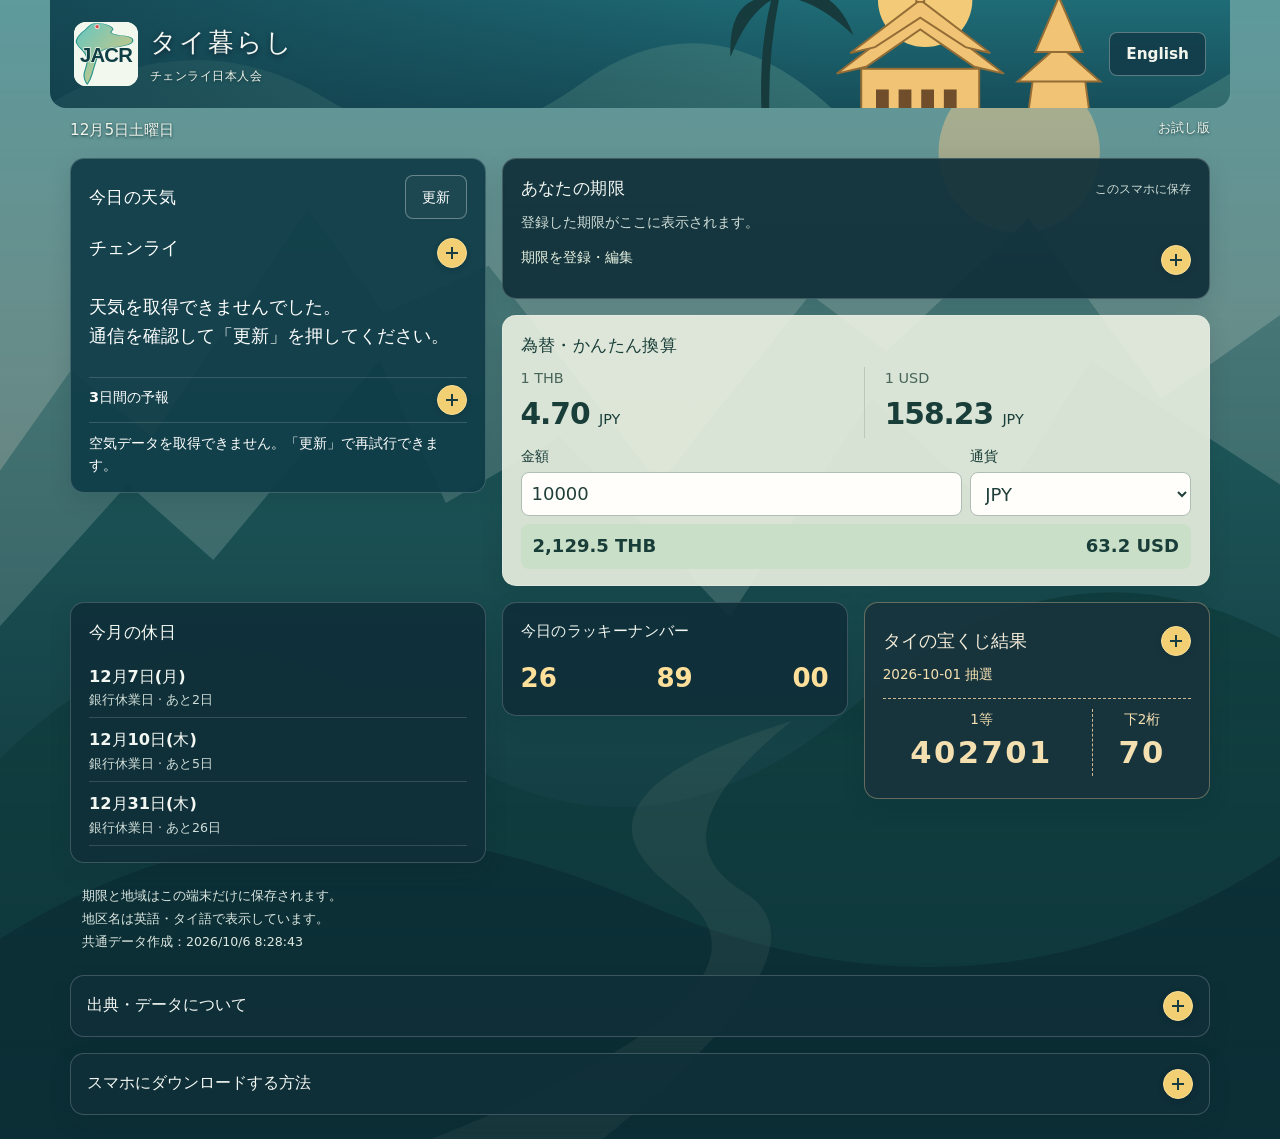
<file: docs - コピー/index.html>
<!doctype html><html lang="ja"><head><meta charset="utf-8"><meta name="viewport" content="width=device-width,initial-scale=1"><meta name="theme-color" content="#135d66"><meta name="description" content="タイの天気、為替、生活の期限を一画面で。日本語と英語に対応。"><title>タイ暮らし | チェンライ日本人会</title><link rel="manifest" href="manifest.webmanifest"><link rel="icon" href="icon-192.png"><link rel="apple-touch-icon" href="icon-192.png"><link rel="stylesheet" href="style.css?v=20261006-bangkok"></head><body><header class="thai-header"><div class="brand"><img src="jacr.svg" alt="チェンライ日本人会" width="48" height="48"><div><h1 id="brand">タイ暮らし</h1><span>チェンライ日本人会</span></div></div><button id="language" class="lang" aria-label="Switch language">English</button></header><main><div class="dayline"><span id="today"></span><span class="prototype" data-i="prototype">お試し版</span></div><section class="weather card"><div class="section-head"><span class="asset-icon asset-weather" aria-hidden="true"></span><h2 data-i="weather">今日の天気</h2><button id="refresh" class="small" data-i="refresh">更新</button></div><details class="location-settings"><summary id="location-heading">地域を変更</summary><div class="location"><label><span data-i="province">県</span><select id="province"></select></label><label><span data-i="district">地区（郡・区）</span><select id="district"></select></label></div></details><div id="weather-result" aria-live="polite"></div><details class="forecast-settings"><summary data-i="forecast">3日間の予報</summary><div id="forecast"></div><div id="air-source"></div></details><div id="air" aria-live="polite"></div><p class="source"><span data-i="model">予報モデルに基づく天気</span></p></section><section class="card deadlines"><div class="section-head"><span class="asset-icon asset-date" aria-hidden="true"></span><h2 data-i="deadlines">あなたの期限</h2><span class="chip" data-i="local">このスマホに保存</span></div><div id="deadline-list" aria-live="polite"></div><details class="deadline-settings"><summary id="deadline-edit-title">期限を登録・編集</summary><div id="deadline-editor"></div></details></section><section class="card exchange"><div class="section-head"><span class="asset-icon asset-fx" aria-hidden="true"></span><h2 data-i="exchange">為替・かんたん換算</h2><span class="sample" hidden data-i="sample">サンプル</span></div><div class="rategrid"><div><span>1 THB</span><strong id="rate-jpy">—</strong></div><div><span>1 USD</span><strong id="rate-thb">—</strong></div></div><div class="convert"><label><span data-i="amount">金額</span><input id="amount" type="number" min="0" step="any" value="10000" inputmode="decimal"></label><label><span data-i="currency">通貨</span><select id="currency"><option>THB</option><option selected>JPY</option><option>USD</option></select></label></div><div id="conversion" aria-live="polite"></div></section><section class="card holidays"><div class="section-head"><span class="asset-icon asset-holiday" aria-hidden="true"></span><h2 id="holiday-heading">タイの休日</h2></div><div id="holiday-list"></div></section><section class="card lucky"><div class="section-head"><span class="asset-icon asset-lucky" aria-hidden="true"></span><h2 data-i="lucky">今日のラッキーナンバー</h2><span class="sample" hidden data-i="sample">サンプル</span></div><div class="numbers" id="lucky-numbers">データ更新中…</div></section><details class="card guide lotto"><summary><span id="lotto-heading">タイの宝くじ結果</span><span id="lotto-summary" class="lotto-summary">結果を読み込み中…</span></summary><form id="lotto-check-form" class="ticket-check"><label for="lotto-ticket" id="lotto-ticket-label">自分の6桁の番号</label><input id="lotto-ticket" type="text" inputmode="numeric" autocomplete="off" maxlength="6" placeholder="例：012345"><button type="submit" id="lotto-check-button">番号を確認</button><p id="lotto-check-result" role="status" aria-live="polite"></p></form><div id="lotto-grid" class="lotto-grid"></div><details class="lotto-all"><summary id="lotto-all-title">2〜5等の番号をすべて見る</summary><div id="lotto-all-list"></div></details><p id="lotto-status" role="status" aria-live="polite"></p><button id="lotto-refresh" type="button">結果を更新</button><div class="lotto-links"><a id="lotto-pdf" hidden target="_blank" rel="noopener">公式結果PDF</a><a id="lotto-official" href="https://www.glo.or.th/" target="_blank" rel="noopener">公式サイトで最新結果を見る</a></div></details><footer><span data-i="privacy">期限と地域はこの端末だけに保存されます。</span><span data-i="regionnote">地区名は英語・タイ語で表示しています。</span><span id="daily-status" role="status" aria-live="polite">データ更新中…</span></footer><details class="card guide sources"><summary data-i="sources">出典・データについて</summary><ul><li>天気：<a href="https://open-meteo.com/" target="_blank" rel="noopener">Open-Meteo</a></li><li>PM2.5・AQI：<a href="https://open-meteo.com/en/docs/air-quality-api" target="_blank" rel="noopener">Open-Meteo / CAMS</a></li><li>為替：<a href="https://frankfurter.dev/" target="_blank" rel="noopener">Frankfurter / ECB</a></li><li>銀行休日：<a href="https://www.bot.or.th/en/financial-institutions-holiday.html" target="_blank" rel="noopener">Bank of Thailand</a></li><li>宝くじ結果：<a href="https://www.glo.or.th/" target="_blank" rel="noopener">Government Lottery Office (GLO)</a></li><li>地域データ：<a href="https://github.com/kongvut/thai-province-data" target="_blank" rel="noopener">Thai province data</a></li></ul></details><details class="card guide"><summary data-i="install">スマホにダウンロードする方法</summary><p data-i="installhelp">iPhone・iPad：Safariの共有ボタン →「ホーム画面に追加」。Android：Chromeのメニュー →「ホーム画面に追加」または「アプリをインストール」。</p></details></main><div id="toast" role="status"></div><script src="config.js"></script><script src="app.js?v=20261006-bangkok"></script><script type="module" src="lotto.mjs"></script></body></html>
</file>
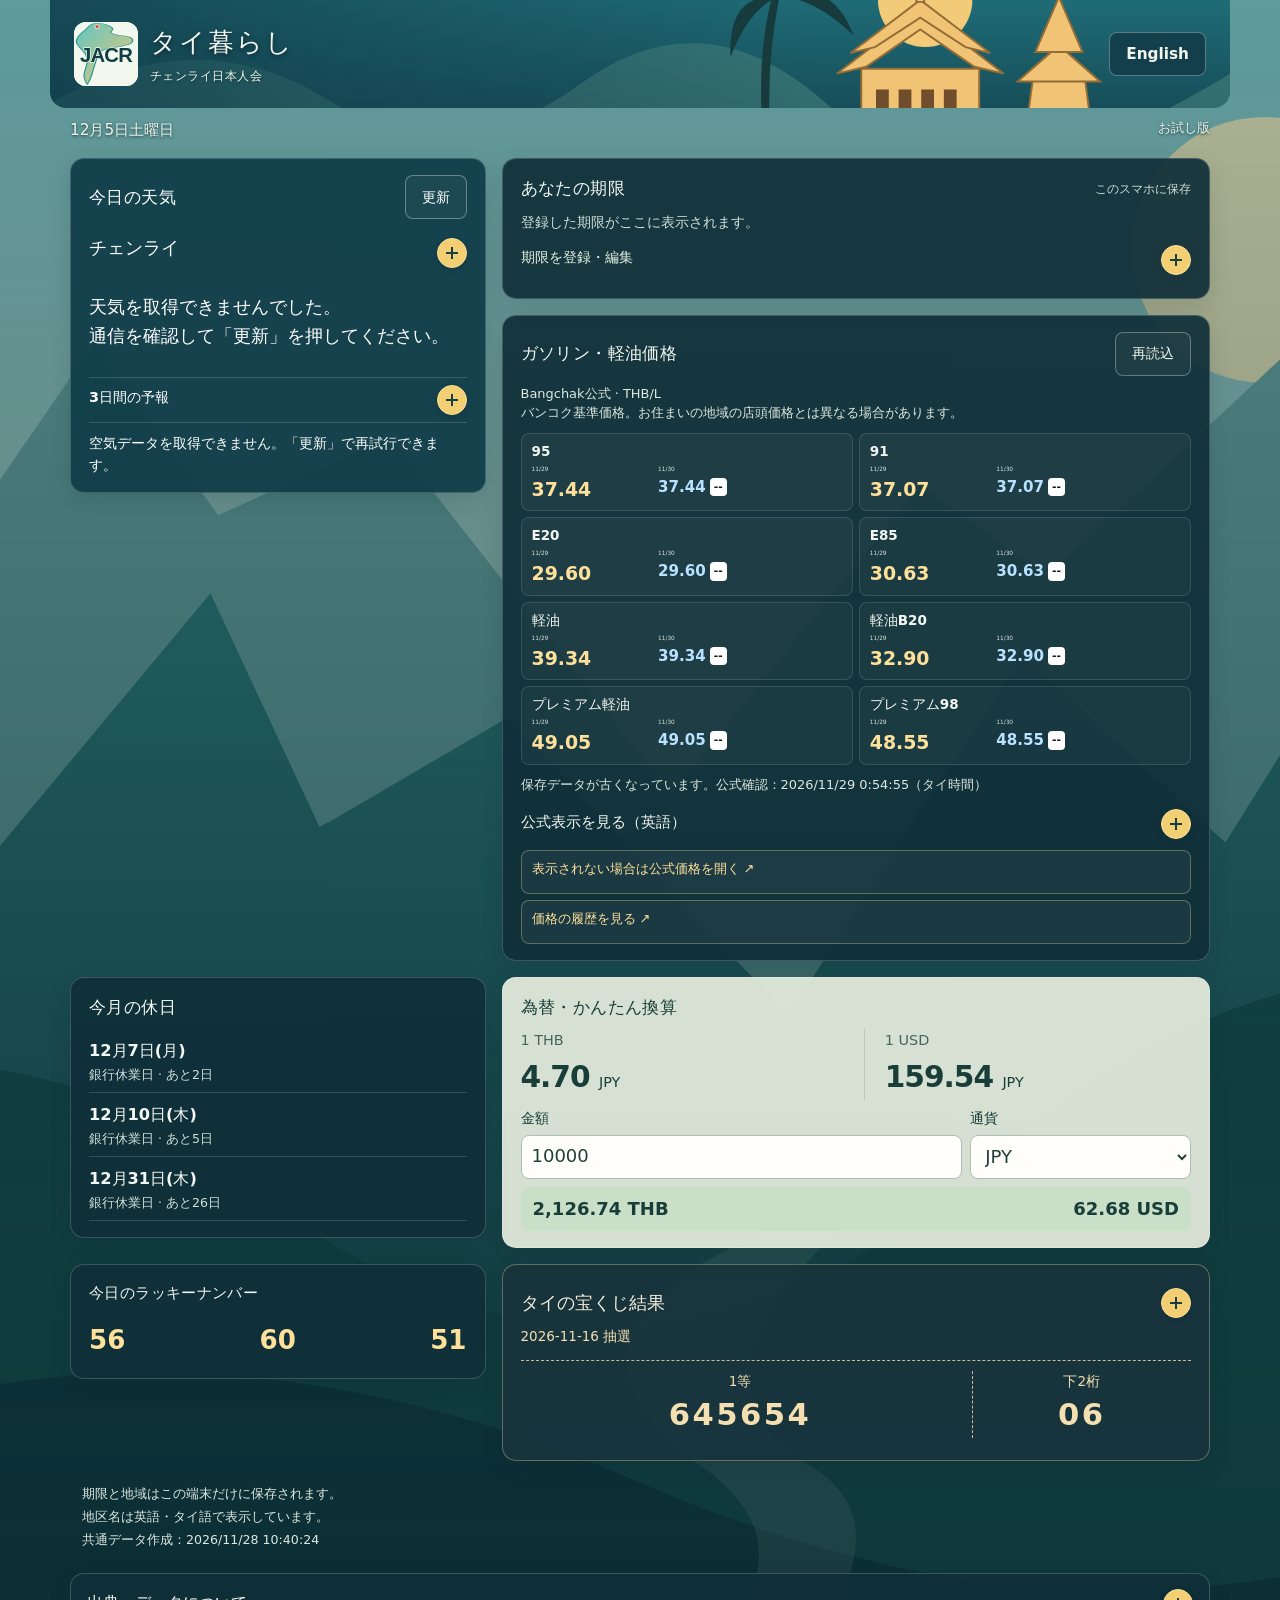
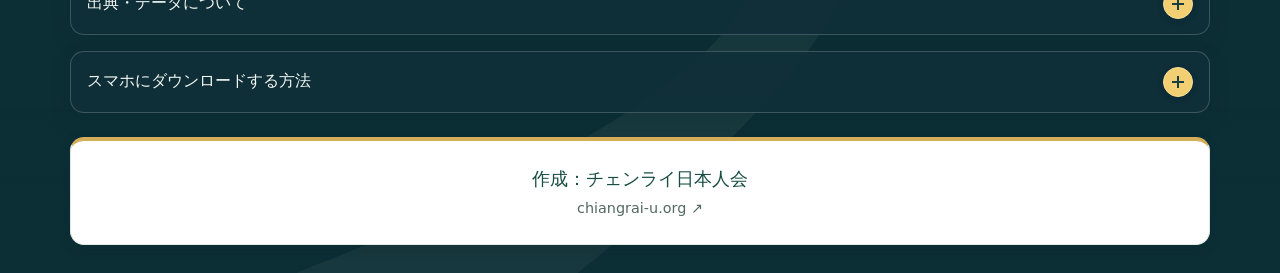
<file: docs/index.html>
<!doctype html><html lang="ja"><head><meta charset="utf-8"><meta name="viewport" content="width=device-width,initial-scale=1"><meta name="theme-color" content="#135d66"><meta name="description" content="タイの天気、為替、生活の期限を一画面で。日本語と英語に対応。"><title>タイ暮らし | チェンライ日本人会</title><link rel="manifest" href="manifest.webmanifest"><link rel="icon" href="icon-192.png"><link rel="apple-touch-icon" href="icon-192.png"><link rel="stylesheet" href="style.css?v=20261014-fuel-diff"></head><body><header class="thai-header"><div class="brand"><img src="jacr.svg" alt="チェンライ日本人会" width="48" height="48"><div><h1 id="brand">タイ暮らし</h1><span>チェンライ日本人会</span></div></div><button id="language" class="lang" aria-label="Switch language">English</button></header><main><div class="dayline"><span id="today"></span><span class="prototype" data-i="prototype">お試し版</span></div><section class="weather card"><div class="section-head"><span class="asset-icon asset-weather" aria-hidden="true"></span><h2 data-i="weather">今日の天気</h2><button id="refresh" class="small" data-i="refresh">更新</button></div><details class="location-settings"><summary id="location-heading">地域を変更</summary><div class="location"><label><span data-i="province">県</span><select id="province"></select></label><label><span data-i="district">地区（郡・区）</span><select id="district"></select></label></div></details><div id="weather-result" aria-live="polite"></div><details class="forecast-settings"><summary data-i="forecast">3日間の予報</summary><div id="forecast"></div><div id="air-source"></div></details><div id="air" aria-live="polite"></div><p class="source"><span data-i="model">予報モデルに基づく天気</span></p></section><section class="card deadlines"><div class="section-head"><span class="asset-icon asset-date" aria-hidden="true"></span><h2 data-i="deadlines">あなたの期限</h2><span class="chip" data-i="local">このスマホに保存</span></div><div id="deadline-list" aria-live="polite"></div><details class="deadline-settings"><summary id="deadline-edit-title">期限を登録・編集</summary><div id="deadline-editor"></div></details></section><section class="card fuel"><div class="section-head"><h2>ガソリン・軽油価格</h2><button id="fuel-refresh" type="button" class="small">再読込</button></div><p class="fuel-note">Bangchak公式 · THB/L<br>バンコク基準価格。お住まいの地域の店頭価格とは異なる場合があります。</p><div id="fuel-list" class="fuel-list"></div><p id="fuel-status" class="fuel-note" role="status"></p><details id="fuel-official"><summary>公式表示を見る（英語）</summary><iframe id="fuel-frame" title="Bangchak公式の燃料価格一覧" data-src="https://oil-price.bangchak.co.th/BcpOilPrice1/en" width="320" height="875" referrerpolicy="no-referrer"></iframe></details><p class="fuel-links"><a href="https://oil-price.bangchak.co.th/BcpOilPrice1/en" target="_blank" rel="noopener noreferrer">表示されない場合は公式価格を開く ↗</a><a href="https://www.bangchak.co.th/th/oilprice/historical" target="_blank" rel="noopener noreferrer">価格の履歴を見る ↗</a></p></section><section class="card exchange"><div class="section-head"><span class="asset-icon asset-fx" aria-hidden="true"></span><h2 data-i="exchange">為替・かんたん換算</h2><span class="sample" hidden data-i="sample">サンプル</span></div><div class="rategrid"><div><span>1 THB</span><strong id="rate-jpy">—</strong></div><div><span>1 USD</span><strong id="rate-thb">—</strong></div></div><div class="convert"><label><span data-i="amount">金額</span><input id="amount" type="number" min="0" step="any" value="10000" inputmode="decimal"></label><label><span data-i="currency">通貨</span><select id="currency"><option>THB</option><option selected>JPY</option><option>USD</option></select></label></div><div id="conversion" aria-live="polite"></div></section><section class="card holidays"><div class="section-head"><span class="asset-icon asset-holiday" aria-hidden="true"></span><h2 id="holiday-heading">タイの休日</h2></div><div id="holiday-list"></div></section><section class="card lucky"><div class="section-head"><span class="asset-icon asset-lucky" aria-hidden="true"></span><h2 data-i="lucky">今日のラッキーナンバー</h2><span class="sample" hidden data-i="sample">サンプル</span></div><div class="numbers" id="lucky-numbers">データ更新中…</div></section><details class="card guide lotto"><summary><span id="lotto-heading">タイの宝くじ結果</span><span id="lotto-summary" class="lotto-summary">結果を読み込み中…</span></summary><form id="lotto-check-form" class="ticket-check"><label for="lotto-ticket" id="lotto-ticket-label">自分の6桁の番号</label><input id="lotto-ticket" type="text" inputmode="numeric" autocomplete="off" maxlength="6" placeholder="例：012345"><button type="submit" id="lotto-check-button">番号を確認</button><p id="lotto-check-result" role="status" aria-live="polite"></p></form><div id="lotto-grid" class="lotto-grid"></div><details class="lotto-all"><summary id="lotto-all-title">2〜5等の番号をすべて見る</summary><div id="lotto-all-list"></div></details><p id="lotto-status" role="status" aria-live="polite"></p><button id="lotto-refresh" type="button">結果を更新</button><div class="lotto-links"><a id="lotto-pdf" hidden target="_blank" rel="noopener">公式結果PDF</a><a id="lotto-official" href="https://www.glo.or.th/" target="_blank" rel="noopener">公式サイトで最新結果を見る</a></div></details><footer><span data-i="privacy">期限と地域はこの端末だけに保存されます。</span><span data-i="regionnote">地区名は英語・タイ語で表示しています。</span><span id="daily-status" role="status" aria-live="polite">データ更新中…</span></footer><details class="card guide sources"><summary data-i="sources">出典・データについて</summary><ul><li>天気：<a href="https://open-meteo.com/" target="_blank" rel="noopener">Open-Meteo</a></li><li>PM2.5・AQI：<a href="https://open-meteo.com/en/docs/air-quality-api" target="_blank" rel="noopener">Open-Meteo / CAMS</a></li><li>為替：<a href="https://frankfurter.dev/" target="_blank" rel="noopener">Frankfurter / ECB</a></li><li>銀行休日：<a href="https://www.bot.or.th/en/financial-institutions-holiday.html" target="_blank" rel="noopener">Bank of Thailand</a></li><li>宝くじ結果：<a href="https://www.glo.or.th/" target="_blank" rel="noopener">Government Lottery Office (GLO)</a></li><li>地域データ：<a href="https://github.com/kongvut/thai-province-data" target="_blank" rel="noopener">Thai province data</a></li></ul></details><details class="card guide"><summary data-i="install">スマホにダウンロードする方法</summary><p data-i="installhelp">iPhone・iPad：Safariの共有ボタン →「ホーム画面に追加」。Android：Chromeのメニュー →「ホーム画面に追加」または「アプリをインストール」。</p></details><div class="creator-credit"><a href="https://chiangrai-u.org/" target="_blank" rel="noopener noreferrer">作成：チェンライ日本人会<span>chiangrai-u.org ↗</span></a></div></main><div id="toast" role="status"></div><script src="config.js"></script><script src="app.js?v=20261006-bangkok"></script><script type="module" src="lotto.mjs"></script><script src="fuel.js?v=20261014-reload"></script></body></html>
</file>
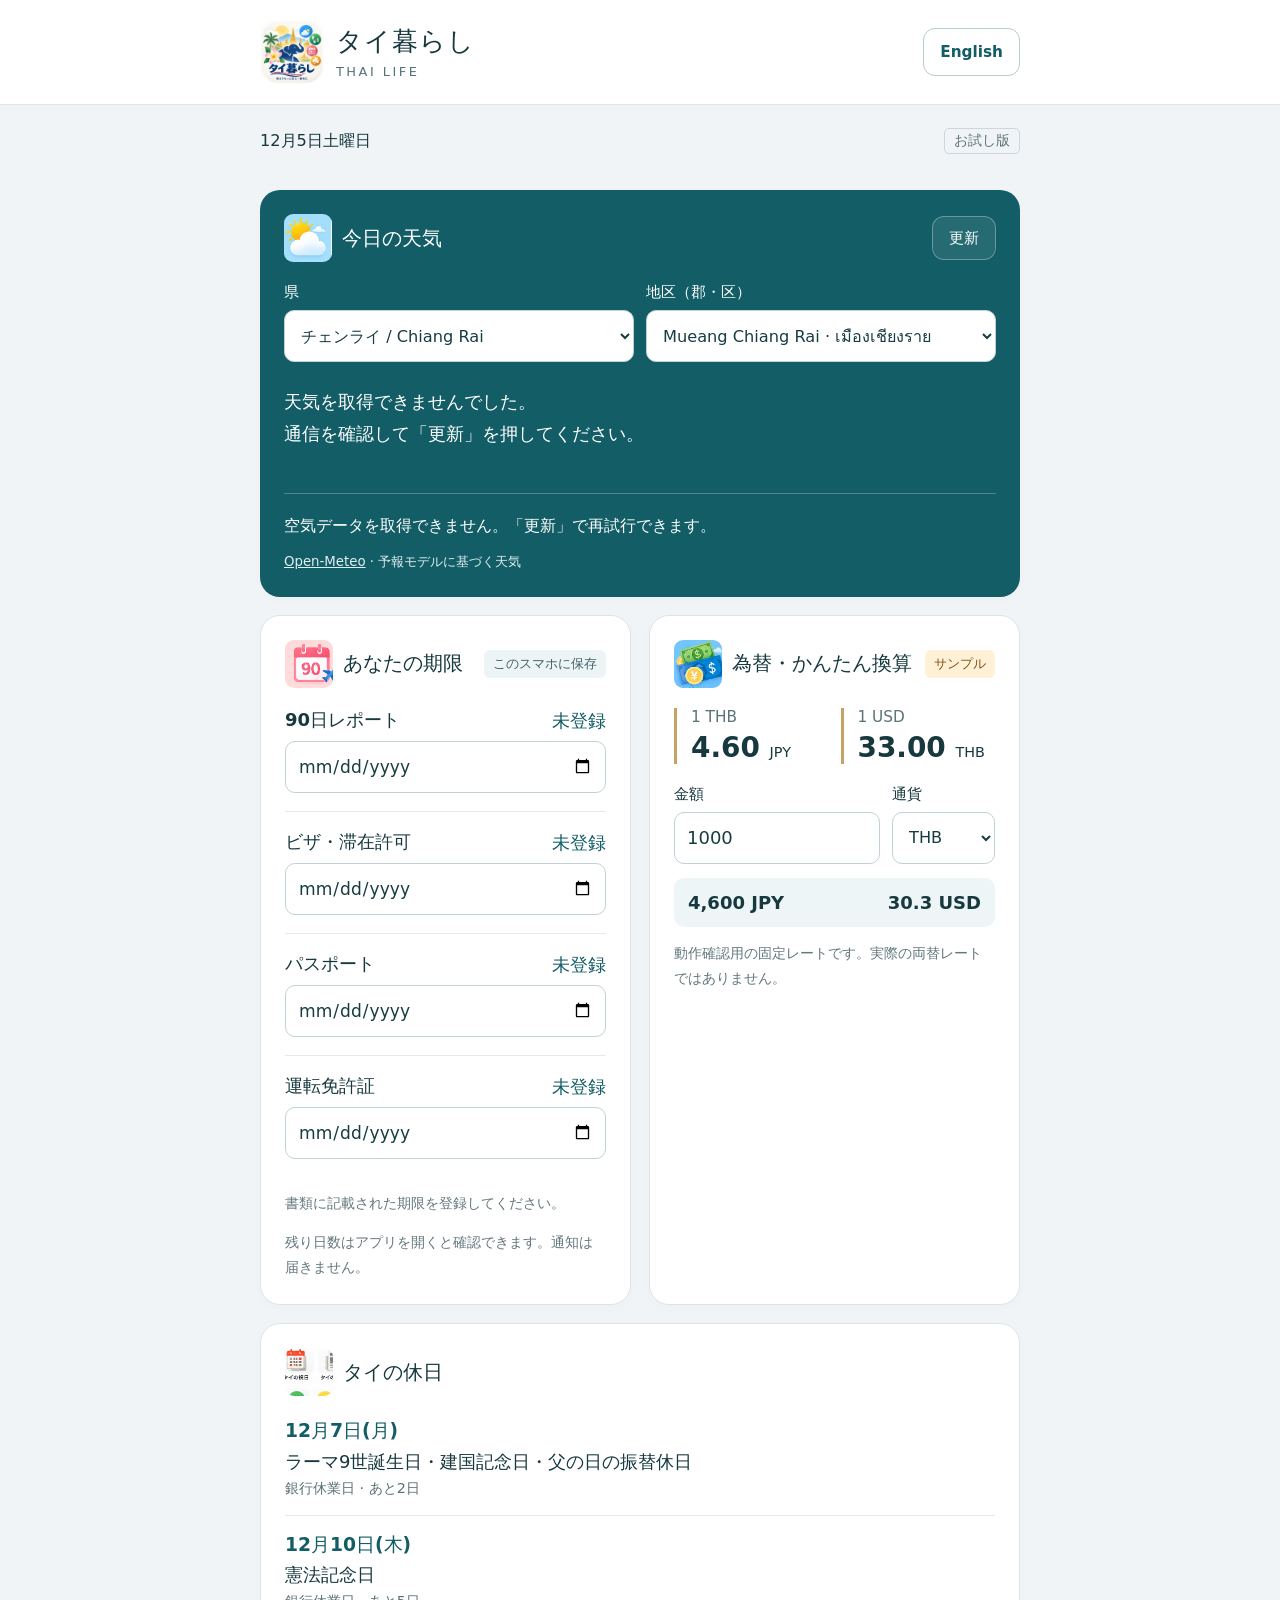
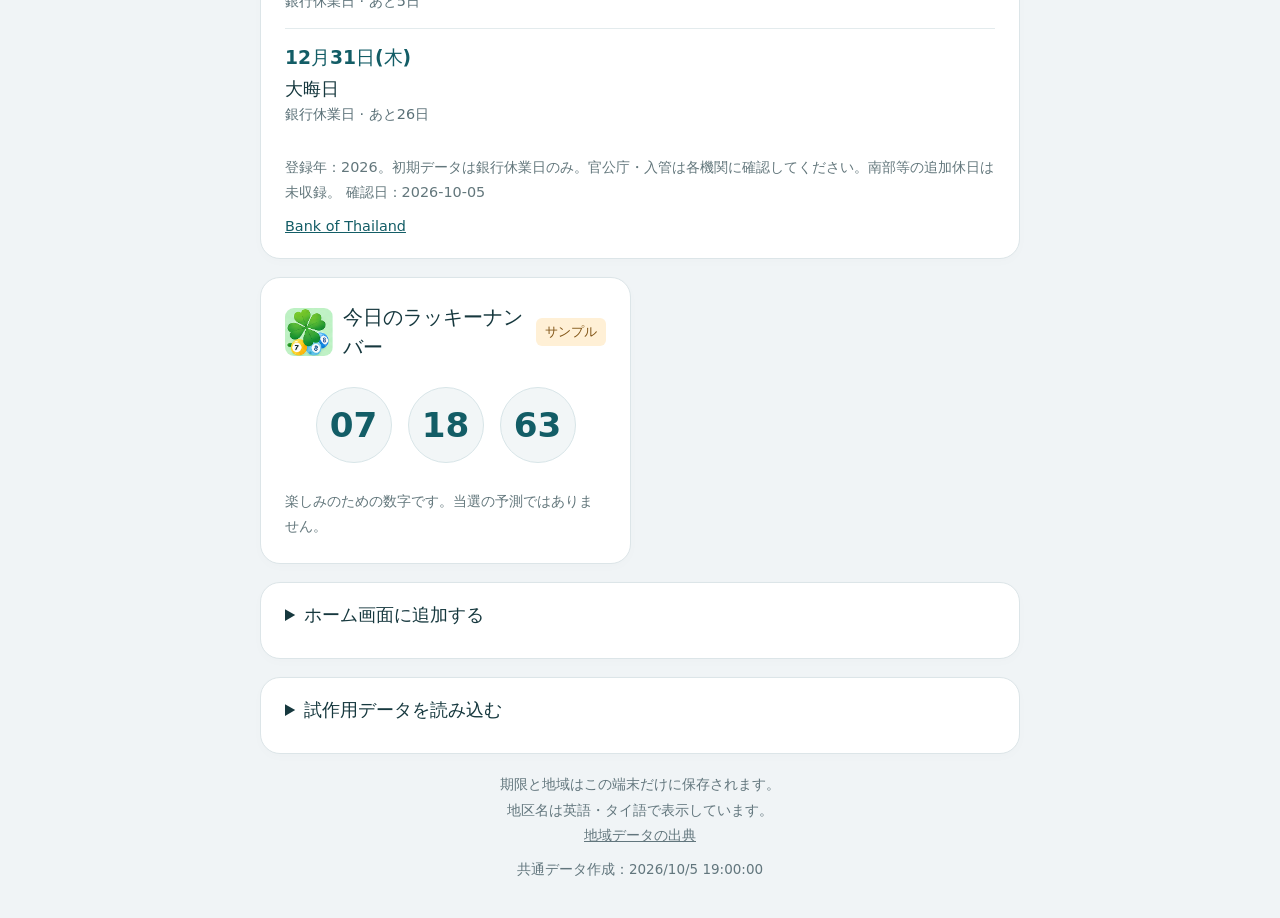
<file: pwa/index.html>
<!doctype html><html lang="ja"><head><meta charset="utf-8"><meta name="viewport" content="width=device-width,initial-scale=1"><meta name="theme-color" content="#135d66"><meta name="description" content="タイの天気、為替、生活の期限を一画面で。日本語と英語に対応。"><title>タイ暮らし | Thai Life</title><link rel="manifest" href="manifest.webmanifest"><link rel="icon" href="icon-192.png"><link rel="apple-touch-icon" href="icon-192.png"><link rel="stylesheet" href="style.css"></head><body><header><div class="brand"><img src="assets/logo.png" alt="" width="48" height="48"><div><h1 id="brand">タイ暮らし</h1><span>THAI LIFE</span></div></div><button id="language" class="lang" aria-label="Switch language">English</button></header><main><div class="dayline"><span id="today"></span><span class="prototype" data-i="prototype">お試し版</span></div><section class="weather card"><div class="section-head"><span class="asset-icon asset-weather" aria-hidden="true"></span><h2 data-i="weather">今日の天気</h2><button id="refresh" class="small" data-i="refresh">更新</button></div><div class="location"><label><span data-i="province">県</span><select id="province"></select></label><label><span data-i="district">地区（郡・区）</span><select id="district"></select></label></div><div id="weather-result" aria-live="polite"></div><div id="forecast"></div><div id="air" aria-live="polite"></div><p class="source"><a href="https://open-meteo.com/" target="_blank" rel="noopener">Open-Meteo</a> · <span data-i="model">予報モデルに基づく天気</span></p></section><section class="card deadlines"><div class="section-head"><span class="asset-icon asset-date" aria-hidden="true"></span><h2 data-i="deadlines">あなたの期限</h2><span class="chip" data-i="local">このスマホに保存</span></div><div id="deadline-list"></div><p class="hint" data-i="datehint">書類に記載された期限を登録してください。</p><p class="hint" data-i="notifyhint">残り日数はアプリを開くと確認できます。通知は届きません。</p></section><section class="card"><div class="section-head"><span class="asset-icon asset-fx" aria-hidden="true"></span><h2 data-i="exchange">為替・かんたん換算</h2><span class="sample" data-i="sample">サンプル</span></div><div class="rategrid"><div><span>1 THB</span><strong id="rate-jpy">4.60 <small>JPY</small></strong></div><div><span>1 USD</span><strong id="rate-thb">33.00 <small>THB</small></strong></div></div><div class="convert"><label><span data-i="amount">金額</span><input id="amount" type="number" min="0" step="any" value="1000" inputmode="decimal"></label><label><span data-i="currency">通貨</span><select id="currency"><option>THB</option><option>JPY</option><option>USD</option></select></label></div><div id="conversion" aria-live="polite"></div><p class="hint" data-i="fxhint">動作確認用の固定レートです。実際の両替レートではありません。</p></section><section class="card holidays"><div class="section-head"><span class="asset-icon asset-holiday" aria-hidden="true"></span><h2 id="holiday-heading">タイの休日</h2></div><div id="holiday-list"></div><p id="holiday-note" class="hint"></p><a class="holiday-source" href="https://www.bot.or.th/en/financial-institutions-holiday.html" target="_blank" rel="noopener">Bank of Thailand</a></section><section class="card lucky"><div class="section-head"><span class="asset-icon asset-lucky" aria-hidden="true"></span><h2 data-i="lucky">今日のラッキーナンバー</h2><span class="sample" data-i="sample">サンプル</span></div><div class="numbers" id="lucky-numbers"><span>07</span><span>18</span><span>63</span></div><p data-i="luckyhint" class="hint">楽しみのための数字です。当選の予測ではありません。</p></section><details class="card guide"><summary data-i="install">ホーム画面に追加する</summary><p data-i="installhelp">iPhone・iPad：Safariの共有ボタン →「ホーム画面に追加」。Android：Chromeのメニュー →「ホーム画面に追加」または「アプリをインストール」。</p></details><details class="card guide"><summary id="import-title">試作用データを読み込む</summary><p id="import-help">GASから書き出したdaily.jsonを選ぶと、この画面で試せます。再読み込みすると元のデータに戻ります。</p><label><span id="import-label">JSONファイル</span><input id="daily-import" type="file" accept=".json,application/json"></label><p id="import-result" class="hint" role="status"></p></details><footer><span data-i="privacy">期限と地域はこの端末だけに保存されます。</span><span data-i="regionnote">地区名は英語・タイ語で表示しています。</span><a href="https://github.com/kongvut/thai-province-data" target="_blank" rel="noopener" data-i="regionsource">地域データの出典</a><span id="daily-status"></span></footer></main><div id="toast" role="status"></div><script src="app.js"></script></body></html>
</file>
<file: docs - コピー/style.css>
:root{font-family:system-ui,-apple-system,'Noto Sans JP',sans-serif;font-size:18px;line-height:1.6;color:#213f3a;background:#f6f5ef;font-synthesis:none;--green:#174c43;--line:#d9dfd6;--muted:#596c64}
*{box-sizing:border-box}body{margin:0}button,input,select{font:inherit}button,summary{cursor:pointer}button{min-height:44px;padding:8px 16px;border:1px solid #aebeb4;border-radius:8px;background:transparent;color:var(--green);font-weight:650}button:hover{background:#e5ece5}button:disabled{opacity:.6;cursor:wait}button:focus-visible,input:focus-visible,select:focus-visible,summary:focus-visible,a:focus-visible{outline:3px solid #c48e30;outline-offset:4px}input,select{width:100%;min-height:48px;padding:8px 10px;border:1px solid #aebeb4;border-radius:8px;background:#fffefa;color:#213f3a;min-width:0}label{display:block;min-width:0}label>span{display:block;font-size:.85rem;margin-bottom:5px}[hidden]{display:none!important}
header{max-width:1180px;margin:auto;display:flex;align-items:center;justify-content:space-between;padding:22px 28px 14px;gap:16px}.brand{display:flex;align-items:center;gap:12px}.brand img{width:46px;height:46px;object-fit:contain}.brand h1{margin:0;font-size:1.45rem;letter-spacing:.08em}.brand span{display:block;font-size:.65rem;letter-spacing:.23em;color:var(--muted)}.lang{font-size:.85rem}main{max-width:1180px;margin:auto;padding:0 28px 24px}.dayline{display:flex;justify-content:space-between;margin-bottom:20px;color:var(--muted);font-size:.9rem}.prototype{font-size:.7rem}.card{min-width:0;margin:0 0 24px;padding:20px 0;border:0;border-top:1px solid var(--line);background:transparent;box-shadow:none;border-radius:0}.section-head{display:flex;align-items:center;flex-wrap:wrap;gap:8px;margin-bottom:14px}.section-head h2{flex:1;margin:0;font-size:1rem;font-weight:650;letter-spacing:.025em}.asset-icon{display:none}.chip,.sample{font-size:.7rem;color:var(--muted)}.small{font-size:.8rem;min-height:44px}.hint,.source{font-size:.8rem;color:var(--muted)}
.weather{padding:22px 24px;background:var(--green);background:linear-gradient(120deg,#174c43,#27665b);border:0;border-radius:16px;color:#fff}.weather .section-head{margin-bottom:12px}.weather .small{color:white;border-color:#ffffff55}.weather button:hover{background:#ffffff18}.location{display:grid;grid-template-columns:1fr 1fr;gap:10px}.location label>span{font-size:.7rem;color:#deebe4}.weather select{min-height:44px;background:#ffffff12;color:white;border-color:#ffffff50;font-size:.8rem}.weather option{background:#fff;color:#213f3a}.weather-display{display:flex;align-items:center;justify-content:space-between;padding:18px 0 14px;gap:16px}.temperature{font-size:4rem;font-weight:550;letter-spacing:-.06em;line-height:1.05}.temperature small{font-size:1.7rem;vertical-align:top;letter-spacing:0}.weather-icon{font-size:3rem}.weather-meta{font-size:.8rem;margin-top:6px;color:#edf4ef}.weather-status{padding:18px 0}.weather-status p{margin:0}#forecast{display:grid;grid-template-columns:repeat(3,1fr);gap:0}.forecast-day{border-top:1px solid #ffffff40;text-align:center;padding:10px 4px;font-size:.8rem}.forecast-day+.forecast-day{border-left:1px solid #ffffff25}.forecast-day b{display:block;font-size:1rem}.forecast-day span{font-size:.7rem}#air{border-top:1px solid #ffffff40;padding-top:12px;margin-top:4px;font-size:.8rem;line-height:1.5}.air-title{display:inline;font-weight:650}.air-values{display:inline;margin-left:10px;font-size:.95rem}.aqi{display:inline-block;border-radius:4px;margin:8px 8px 0 0;padding:3px 9px;background:#fff;color:#143d35;font-weight:650}.aqi-0{background:#bde9c7}.aqi-1{background:#ffed98;color:#554109}.aqi-2{background:#ffc78c;color:#65340a}.aqi-3{background:#ffd0cc;color:#84251d}.aqi-4,.aqi-5{background:#eed6f5;color:#5f1e6d}.weather .source{color:#dce9e2;margin:8px 0 0;font-size:.7rem}
.deadline-empty{font-size:.9rem;color:var(--muted);margin:12px 0 18px}.deadline-row{display:grid;grid-template-columns:1fr auto;align-items:center;gap:0 12px;padding:12px 0;border-bottom:1px solid var(--line)}.deadline-row:first-child{padding-top:0}.deadline-name{font-size:.95rem;font-weight:550}.count{font-size:.85rem;text-align:right;grid-column:2;grid-row:1/3;white-space:nowrap}.count strong{font-size:1.9rem;line-height:1.1;margin:0 4px;font-weight:650;font-variant-numeric:tabular-nums}.count.danger{color:#aa392c}.deadline-row time{font-size:.75rem;color:var(--muted)}.deadline-settings{margin-top:12px}#deadline-editor{display:grid;gap:12px;padding:12px 0}#deadline-editor label>span{font-weight:550}.deadline-settings summary{font-size:.85rem;color:var(--green)}
.rategrid{display:grid;grid-template-columns:1fr 1fr;gap:16px;margin:0 0 16px}.rategrid>div+div{border-left:1px solid var(--line);padding-left:20px}.rategrid span{display:block;font-size:.8rem;color:var(--muted)}.rategrid strong{display:block;font-size:2rem;letter-spacing:-.035em;font-weight:600;font-variant-numeric:tabular-nums}.rategrid small{font-size:.8rem;font-weight:500;letter-spacing:0}.convert{display:grid;grid-template-columns:2fr 1fr;gap:12px}.convert label>span{font-size:.75rem}#conversion{display:flex;justify-content:space-between;flex-wrap:wrap;gap:8px;margin-top:12px;padding:14px 16px;background:#e3ece1;border-radius:8px;font-size:1.1rem;font-weight:650;font-variant-numeric:tabular-nums}.holiday-row{display:flex;align-items:baseline;justify-content:space-between;gap:12px;padding:12px 0;border-bottom:1px solid var(--line)}.holiday-row strong{font-size:1.05rem;font-weight:600;white-space:nowrap}.holiday-row span{font-size:.8rem;color:var(--muted);text-align:right}
.lucky{display:flex;align-items:center;justify-content:space-between;gap:16px}.lucky .section-head{margin:0}.lucky .section-head h2{font-size:.9rem}.numbers{display:flex;gap:12px;white-space:nowrap}.numbers span{font-size:1.55rem;font-weight:600;font-variant-numeric:tabular-nums;color:#775b2b}.numbers span+span::before{content:'·';color:#a79572;margin-right:12px}
summary{position:relative;list-style:none;min-height:44px;padding:8px 42px 8px 0;font-weight:600}summary::-webkit-details-marker{display:none}summary::after{content:'';position:absolute;right:0;top:50%;transform:translateY(-50%);width:28px;height:28px;border:1px solid #b6c5b9;border-radius:50%;background:linear-gradient(#244f4c,#244f4c) center/12px 2px no-repeat,linear-gradient(#244f4c,#244f4c) center/2px 12px no-repeat}details[open]>summary::after{background:linear-gradient(#244f4c,#244f4c) center/12px 2px no-repeat}.guide{padding:10px 0;font-size:.9rem}.guide p{line-height:1.8}.lotto{border:1px solid #d9c8a7;background:#faf6ea;border-radius:12px;padding:16px 20px;align-self:start}.lotto>summary{padding:0}.lotto>summary::after{top:22px}#lotto-heading{display:block;padding:8px 40px 8px 0;font-size:1rem}.lotto-summary{display:block;font-weight:400}.lotto-draw-date{display:block;color:#725f40;font-size:.75rem;margin-bottom:12px}.lotto-highlights{display:grid;grid-template-columns:2fr 1fr;gap:12px;padding:10px 0 6px;border-top:1px dashed #cfba94}.lotto-highlight{display:flex;flex-direction:column;align-items:center;color:#674b22}.lotto-highlight+.lotto-highlight{border-left:1px dashed #cfba94}.lotto-highlight>span{font-size:.75rem}.lotto-highlight strong{font-size:clamp(1.5rem,4vw,2rem);letter-spacing:.08em;line-height:1.5;font-variant-numeric:tabular-nums}.ticket-check{margin:20px 0;padding-top:16px;border-top:1px dashed #cfba94}.ticket-check input{font-size:1.4rem;letter-spacing:.15em;margin:10px 0}.ticket-check button{width:100%;background:var(--green);color:white}.ticket-check p{font-size:.9rem}.lotto-grid{display:grid;grid-template-columns:repeat(auto-fit,minmax(170px,1fr));gap:12px}.lotto-grid>div{padding:12px;background:#fffdf6;border:1px solid #e5dbc4;border-radius:8px}.lotto-grid span,.lotto-grid strong{display:block}.lotto-grid span{font-size:.8rem}.lotto-grid strong{font-size:1.25rem;overflow-wrap:anywhere;font-variant-numeric:tabular-nums}.lotto-all{margin-top:16px}.lotto-number-list{display:grid;grid-template-columns:repeat(auto-fit,minmax(92px,1fr));gap:8px}.lotto-number-list span{padding:6px;background:#fffdf6;text-align:center;font-variant-numeric:tabular-nums}.lotto-links{display:flex;gap:16px;flex-wrap:wrap}.lotto-links a,.sources a{display:inline-block;min-height:44px;padding:10px 0;color:var(--green)}.sources ul{padding-left:22px;margin:8px 0}.sources li{font-size:.85rem}footer{font-size:.7rem;color:var(--muted);line-height:1.8;padding:8px 0}footer span{display:block}footer a{color:inherit}#toast{position:fixed;bottom:20px;left:50%;transform:translateX(-50%);background:#173e45;color:white;border-radius:8px;padding:12px 20px;display:none;max-width:90%;z-index:2;font-size:.85rem}
@media(min-width:900px){main{display:grid;grid-template-columns:1.1fr 1fr;column-gap:36px;row-gap:0;align-items:start}.dayline{grid-column:1/-1}.weather{grid-column:1;grid-row:2/4}.deadlines{grid-column:2;grid-row:2}.holidays{grid-column:2;grid-row:3}.exchange{grid-column:1;grid-row:4}.lotto{grid-column:2;grid-row:4/6}.lucky{grid-column:1;grid-row:5}.guide:not(.lotto),footer{grid-column:1/-1}.card{margin-bottom:20px}.weather .section-head h2{font-size:1.1rem}}
@media(max-width:599px){header{padding:16px 18px 10px}main{padding:0 18px 20px}.card{margin-bottom:16px;padding-top:16px}.weather{padding:18px}.brand h1{font-size:1.25rem}.brand img{width:40px;height:40px}.dayline{margin-bottom:14px}.location{grid-template-columns:1fr 1fr}.weather select{font-size:.75rem;padding:6px}.temperature{font-size:3.6rem}.lotto{padding:14px 16px}.lucky{gap:10px}.numbers{gap:8px}.numbers span{font-size:1.4rem}.numbers span+span::before{margin-right:8px}.rategrid strong{font-size:1.8rem}.holiday-row span{font-size:.75rem}.chip{font-size:.65rem}}
@media(prefers-reduced-motion:no-preference){button{transition:background-color .15s}details[open]>:not(summary){animation:reveal .18s ease-out}@keyframes reveal{from{opacity:0;transform:translateY(-3px)}to{opacity:1;transform:none}}}
@media(prefers-reduced-motion:reduce){*,*::before,*::after{animation:none!important;transition:none!important;scroll-behavior:auto!important}}
/* First-view dashboard: scenic backdrop, concise information panels. */
:root{background:#123e41;color:#f3f7f2;--green:#e3f1e7;--muted:#cfddd7;--line:#ffffff26}
body{min-height:100vh;background:linear-gradient(#103d4140,#0c2c35b8),url('assets/landscape.svg') center top/cover scroll}
header{padding:14px 20px 8px}.brand h1{font-size:1.2rem}.brand img{width:36px;height:36px}.brand span{font-size:.6rem}main{padding:0 20px 24px;display:grid;grid-template-columns:1fr 1fr;gap:12px;align-items:start}.dayline{grid-column:1/-1;margin:0;font-size:.85rem}.card{margin:0;padding:14px 16px;background:#102f39eb;border:1px solid #ffffff30;border-radius:14px;box-shadow:0 8px 22px #071d2920;grid-row:auto;grid-column:auto}.section-head{margin-bottom:8px}.section-head h2,.weather .section-head h2{font-size:.95rem}.weather{grid-column:1/-1;display:grid;grid-template-columns:1fr 1fr;gap:0 14px;background:#103d48ed}.weather .section-head{grid-column:1/-1}.weather-display{padding:8px 0;gap:8px}.temperature{font-size:3.2rem}.weather-icon{font-size:2rem}.weather-meta{font-size:.8rem}.weather-meta:last-child{font-size:.7rem}.location-settings{grid-column:1/-1}.location-settings summary{padding-top:3px;padding-bottom:3px;min-height:44px}.location{padding:8px 0}.location-settings[open] .location{grid-template-columns:1fr 1fr}#weather-result{grid-column:1}#air{grid-column:2;grid-row:3;border:0;padding:10px 0 0;margin:0}.air-title,.air-values{display:block;margin:0}.air-values{font-size:.85rem;margin:4px 0}.aqi{margin-top:4px}.weather .source{font-size:.65rem}.weather>p.source{display:none}.forecast-settings{grid-column:1/-1;border-top:1px solid #ffffff26;margin-top:8px}.forecast-settings summary{font-size:.8rem}.forecast-day{border-top:0}
button{color:#f1f5ec;border-color:#ffffff50;background:#ffffff09}button:hover{background:#ffffff20}summary::after{border-color:#ffffff55;background:linear-gradient(#e8f3ec,#e8f3ec) center/12px 2px no-repeat,linear-gradient(#e8f3ec,#e8f3ec) center/2px 12px no-repeat}details[open]>summary::after{background:linear-gradient(#e8f3ec,#e8f3ec) center/12px 2px no-repeat}.deadline-settings summary{color:#e6f1df}.deadlines{grid-column:1/-1}.deadline-row{padding:8px 0}.deadline-empty{margin:4px 0;font-size:.8rem}.count.danger{color:#ffb3a0}.deadline-settings{margin-top:4px}.deadline-settings summary{font-size:.8rem}.exchange{grid-column:1/-1;background:#e8eedfeb;color:#193e39}.exchange .rategrid span{color:#48655a}.exchange .rategrid{margin:0 0 8px}.exchange .rategrid strong{font-size:1.65rem}.exchange .rategrid>div+div{border-color:#bac9ba}.convert{gap:8px}.convert input,.convert select{min-height:44px;padding:6px 10px}#conversion{margin-top:8px;padding:8px 12px;background:#cadfc7;color:#193e39;font-size:1rem}.holidays{grid-column:1}.holiday-row{display:block;padding:7px 0}.holiday-row strong{font-size:.9rem}.holiday-row span{display:block;text-align:left;font-size:.7rem}.lucky{grid-column:2;display:block}.lucky .section-head h2{font-size:.85rem}.numbers{justify-content:space-between;gap:4px;margin-top:14px}.numbers span{font-size:1.45rem;color:#ffe09a}.numbers span+span::before{content:none}.lotto{grid-column:1/-1;background:#18343eea;color:#f5edda;border-color:#d7c29166}.lotto-draw-date,.lotto-highlight{color:#f4dfb0}.lotto-grid>div,.lotto-number-list span{background:#ffffff0c;border-color:#ffffff30}.lotto-highlight strong{font-size:1.7rem}.ticket-check button{background:#e5ce94;color:#253e37}.guide:not(.lotto),footer{grid-column:1/-1}.guide:not(.lotto){padding:8px 16px}.lotto-links a,.sources a{color:#dbeddd}footer{padding:6px 12px;color:#dce7e1}.brand span,.dayline{color:#f0f5eb;text-shadow:0 1px 3px #163a40}.chip{font-size:.65rem}
@media(min-width:800px){main{grid-template-columns:1.2fr 1fr 1fr;gap:16px}.weather{grid-column:1;grid-row:2/4}.deadlines{grid-column:2/4;grid-row:2}.exchange{grid-column:2/4;grid-row:3}.holidays{grid-column:1}.lucky{grid-column:2}.lotto{grid-column:3;grid-row:4}.guide:not(.lotto),footer{grid-column:1/-1}.card{padding:16px 18px}.weather{display:block}.weather .section-head{display:flex}#air{border-top:1px solid #ffffff26}.weather-display{padding:12px 0}.temperature{font-size:3.8rem}}
@media(max-width:599px){header{padding:12px 12px 8px}main{padding:0 12px 20px;gap:10px}.card{padding:12px}.weather .section-head{margin-bottom:0}.weather .source{line-height:1.4}.brand h1{font-size:1.15rem}.temperature{font-size:2.8rem}.weather-icon{font-size:1.6rem}.section-head h2{font-size:.9rem}.lotto{padding:12px 16px}}
@media(max-width:359px){main{grid-template-columns:1fr}.holidays,.lucky{grid-column:1}.weather{display:block}.weather-display{justify-content:flex-start}.weather-icon{margin-left:auto}.numbers{justify-content:flex-start;gap:18px}}
.thai-header{position:relative;min-height:108px;background:linear-gradient(90deg,#113d49bb,transparent 65%),url('assets/thai-header.svg') center/cover;border-radius:0 0 16px 16px;margin-bottom:10px;padding:18px 24px;align-items:center}.thai-header .brand{position:relative;text-shadow:0 2px 5px #123}.thai-header .lang{background:#123d49e8}.thai-header .brand img{width:44px;height:44px}.thai-header .brand h1{font-size:1.45rem}@media(max-width:599px){.thai-header{min-height:96px;padding:12px;background-position:center,right center;background-size:cover,auto 130px}.thai-header .brand h1{font-size:1.2rem}.thai-header .brand img{width:36px;height:36px}.thai-header .lang{align-self:flex-start}}
/* High-contrast disclosure controls with restrained interaction feedback. */
summary::after{border:1px solid #f9df95;background:linear-gradient(#173d43,#173d43) center/12px 2px no-repeat,linear-gradient(#173d43,#173d43) center/2px 12px no-repeat,#f3cf73;box-shadow:0 2px 6px #071d2930}
details[open]>summary::after{border-color:#a7d7c5;background:linear-gradient(#173d43,#173d43) center/12px 2px no-repeat,#bce3d1}
@media(prefers-reduced-motion:no-preference){summary::after{transition:transform .18s ease-out,box-shadow .18s ease-out,background-color .18s ease-out}summary:active::after{transform:translateY(-50%) scale(.9)}summary:focus-visible::after{transform:translateY(-50%) scale(1.08)}details[open]>summary::after{animation:disclosure-pop .22s ease-out}@keyframes disclosure-pop{0%{transform:translateY(-50%) scale(.9)}65%{transform:translateY(-50%) scale(1.1)}100%{transform:translateY(-50%) scale(1)}}}
@media(hover:hover) and (prefers-reduced-motion:no-preference){summary:hover::after{transform:translateY(-50%) scale(1.08);box-shadow:0 3px 9px #071d2945}}

/* Association edition branding. */
.thai-header .brand img{width:64px;height:64px;flex-shrink:0;background:#fff;border-radius:12px;object-fit:contain}
.thai-header .brand span{font-size:.68rem;letter-spacing:.04em;margin-top:3px}
@media(max-width:599px){.thai-header .brand{gap:9px}.thai-header .brand img{width:54px;height:54px}.thai-header .brand span{font-size:.62rem}.thai-header .brand h1{font-size:1.15rem}}
</file>
<file: docs/style.css>
:root{font-family:system-ui,-apple-system,'Noto Sans JP',sans-serif;font-size:18px;line-height:1.6;color:#213f3a;background:#f6f5ef;font-synthesis:none;--green:#174c43;--line:#d9dfd6;--muted:#596c64}
*{box-sizing:border-box}body{margin:0}button,input,select{font:inherit}button,summary{cursor:pointer}button{min-height:44px;padding:8px 16px;border:1px solid #aebeb4;border-radius:8px;background:transparent;color:var(--green);font-weight:650}button:hover{background:#e5ece5}button:disabled{opacity:.6;cursor:wait}button:focus-visible,input:focus-visible,select:focus-visible,summary:focus-visible,a:focus-visible{outline:3px solid #c48e30;outline-offset:4px}input,select{width:100%;min-height:48px;padding:8px 10px;border:1px solid #aebeb4;border-radius:8px;background:#fffefa;color:#213f3a;min-width:0}label{display:block;min-width:0}label>span{display:block;font-size:.85rem;margin-bottom:5px}[hidden]{display:none!important}
header{max-width:1180px;margin:auto;display:flex;align-items:center;justify-content:space-between;padding:22px 28px 14px;gap:16px}.brand{display:flex;align-items:center;gap:12px}.brand img{width:46px;height:46px;object-fit:contain}.brand h1{margin:0;font-size:1.45rem;letter-spacing:.08em}.brand span{display:block;font-size:.65rem;letter-spacing:.23em;color:var(--muted)}.lang{font-size:.85rem}main{max-width:1180px;margin:auto;padding:0 28px 24px}.dayline{display:flex;justify-content:space-between;margin-bottom:20px;color:var(--muted);font-size:.9rem}.prototype{font-size:.7rem}.card{min-width:0;margin:0 0 24px;padding:20px 0;border:0;border-top:1px solid var(--line);background:transparent;box-shadow:none;border-radius:0}.section-head{display:flex;align-items:center;flex-wrap:wrap;gap:8px;margin-bottom:14px}.section-head h2{flex:1;margin:0;font-size:1rem;font-weight:650;letter-spacing:.025em}.asset-icon{display:none}.chip,.sample{font-size:.7rem;color:var(--muted)}.small{font-size:.8rem;min-height:44px}.hint,.source{font-size:.8rem;color:var(--muted)}
.weather{padding:22px 24px;background:var(--green);background:linear-gradient(120deg,#174c43,#27665b);border:0;border-radius:16px;color:#fff}.weather .section-head{margin-bottom:12px}.weather .small{color:white;border-color:#ffffff55}.weather button:hover{background:#ffffff18}.location{display:grid;grid-template-columns:1fr 1fr;gap:10px}.location label>span{font-size:.7rem;color:#deebe4}.weather select{min-height:44px;background:#ffffff12;color:white;border-color:#ffffff50;font-size:.8rem}.weather option{background:#fff;color:#213f3a}.weather-display{display:flex;align-items:center;justify-content:space-between;padding:18px 0 14px;gap:16px}.temperature{font-size:4rem;font-weight:550;letter-spacing:-.06em;line-height:1.05}.temperature small{font-size:1.7rem;vertical-align:top;letter-spacing:0}.weather-icon{font-size:3rem}.weather-meta{font-size:.8rem;margin-top:6px;color:#edf4ef}.weather-status{padding:18px 0}.weather-status p{margin:0}#forecast{display:grid;grid-template-columns:repeat(3,1fr);gap:0}.forecast-day{border-top:1px solid #ffffff40;text-align:center;padding:10px 4px;font-size:.8rem}.forecast-day+.forecast-day{border-left:1px solid #ffffff25}.forecast-day b{display:block;font-size:1rem}.forecast-day span{font-size:.7rem}#air{border-top:1px solid #ffffff40;padding-top:12px;margin-top:4px;font-size:.8rem;line-height:1.5}.air-title{display:inline;font-weight:650}.air-values{display:inline;margin-left:10px;font-size:.95rem}.aqi{display:inline-block;border-radius:4px;margin:8px 8px 0 0;padding:3px 9px;background:#fff;color:#143d35;font-weight:650}.aqi-0{background:#bde9c7}.aqi-1{background:#ffed98;color:#554109}.aqi-2{background:#ffc78c;color:#65340a}.aqi-3{background:#ffd0cc;color:#84251d}.aqi-4,.aqi-5{background:#eed6f5;color:#5f1e6d}.weather .source{color:#dce9e2;margin:8px 0 0;font-size:.7rem}
.deadline-empty{font-size:.9rem;color:var(--muted);margin:12px 0 18px}.deadline-row{display:grid;grid-template-columns:1fr auto;align-items:center;gap:0 12px;padding:12px 0;border-bottom:1px solid var(--line)}.deadline-row:first-child{padding-top:0}.deadline-name{font-size:.95rem;font-weight:550}.count{font-size:.85rem;text-align:right;grid-column:2;grid-row:1/3;white-space:nowrap}.count strong{font-size:1.9rem;line-height:1.1;margin:0 4px;font-weight:650;font-variant-numeric:tabular-nums}.count.danger{color:#aa392c}.deadline-row time{font-size:.75rem;color:var(--muted)}.deadline-settings{margin-top:12px}#deadline-editor{display:grid;gap:12px;padding:12px 0}#deadline-editor label>span{font-weight:550}.deadline-settings summary{font-size:.85rem;color:var(--green)}
.rategrid{display:grid;grid-template-columns:1fr 1fr;gap:16px;margin:0 0 16px}.rategrid>div+div{border-left:1px solid var(--line);padding-left:20px}.rategrid span{display:block;font-size:.8rem;color:var(--muted)}.rategrid strong{display:block;font-size:2rem;letter-spacing:-.035em;font-weight:600;font-variant-numeric:tabular-nums}.rategrid small{font-size:.8rem;font-weight:500;letter-spacing:0}.convert{display:grid;grid-template-columns:2fr 1fr;gap:12px}.convert label>span{font-size:.75rem}#conversion{display:flex;justify-content:space-between;flex-wrap:wrap;gap:8px;margin-top:12px;padding:14px 16px;background:#e3ece1;border-radius:8px;font-size:1.1rem;font-weight:650;font-variant-numeric:tabular-nums}.holiday-row{display:flex;align-items:baseline;justify-content:space-between;gap:12px;padding:12px 0;border-bottom:1px solid var(--line)}.holiday-row strong{font-size:1.05rem;font-weight:600;white-space:nowrap}.holiday-row span{font-size:.8rem;color:var(--muted);text-align:right}
.lucky{display:flex;align-items:center;justify-content:space-between;gap:16px}.lucky .section-head{margin:0}.lucky .section-head h2{font-size:.9rem}.numbers{display:flex;gap:12px;white-space:nowrap}.numbers span{font-size:1.55rem;font-weight:600;font-variant-numeric:tabular-nums;color:#775b2b}.numbers span+span::before{content:'·';color:#a79572;margin-right:12px}
summary{position:relative;list-style:none;min-height:44px;padding:8px 42px 8px 0;font-weight:600}summary::-webkit-details-marker{display:none}summary::after{content:'';position:absolute;right:0;top:50%;transform:translateY(-50%);width:28px;height:28px;border:1px solid #b6c5b9;border-radius:50%;background:linear-gradient(#244f4c,#244f4c) center/12px 2px no-repeat,linear-gradient(#244f4c,#244f4c) center/2px 12px no-repeat}details[open]>summary::after{background:linear-gradient(#244f4c,#244f4c) center/12px 2px no-repeat}.guide{padding:10px 0;font-size:.9rem}.guide p{line-height:1.8}.lotto{border:1px solid #d9c8a7;background:#faf6ea;border-radius:12px;padding:16px 20px;align-self:start}.lotto>summary{padding:0}.lotto>summary::after{top:22px}#lotto-heading{display:block;padding:8px 40px 8px 0;font-size:1rem}.lotto-summary{display:block;font-weight:400}.lotto-draw-date{display:block;color:#725f40;font-size:.75rem;margin-bottom:12px}.lotto-highlights{display:grid;grid-template-columns:2fr 1fr;gap:12px;padding:10px 0 6px;border-top:1px dashed #cfba94}.lotto-highlight{display:flex;flex-direction:column;align-items:center;color:#674b22}.lotto-highlight+.lotto-highlight{border-left:1px dashed #cfba94}.lotto-highlight>span{font-size:.75rem}.lotto-highlight strong{font-size:clamp(1.5rem,4vw,2rem);letter-spacing:.08em;line-height:1.5;font-variant-numeric:tabular-nums}.ticket-check{margin:20px 0;padding-top:16px;border-top:1px dashed #cfba94}.ticket-check input{font-size:1.4rem;letter-spacing:.15em;margin:10px 0}.ticket-check button{width:100%;background:var(--green);color:white}.ticket-check p{font-size:.9rem}.lotto-grid{display:grid;grid-template-columns:repeat(auto-fit,minmax(170px,1fr));gap:12px}.lotto-grid>div{padding:12px;background:#fffdf6;border:1px solid #e5dbc4;border-radius:8px}.lotto-grid span,.lotto-grid strong{display:block}.lotto-grid span{font-size:.8rem}.lotto-grid strong{font-size:1.25rem;overflow-wrap:anywhere;font-variant-numeric:tabular-nums}.lotto-all{margin-top:16px}.lotto-number-list{display:grid;grid-template-columns:repeat(auto-fit,minmax(92px,1fr));gap:8px}.lotto-number-list span{padding:6px;background:#fffdf6;text-align:center;font-variant-numeric:tabular-nums}.lotto-links{display:flex;gap:16px;flex-wrap:wrap}.lotto-links a,.sources a{display:inline-block;min-height:44px;padding:10px 0;color:var(--green)}.sources ul{padding-left:22px;margin:8px 0}.sources li{font-size:.85rem}footer{font-size:.7rem;color:var(--muted);line-height:1.8;padding:8px 0}footer span{display:block}footer a{color:inherit}#toast{position:fixed;bottom:20px;left:50%;transform:translateX(-50%);background:#173e45;color:white;border-radius:8px;padding:12px 20px;display:none;max-width:90%;z-index:2;font-size:.85rem}
@media(min-width:900px){main{display:grid;grid-template-columns:1.1fr 1fr;column-gap:36px;row-gap:0;align-items:start}.dayline{grid-column:1/-1}.weather{grid-column:1;grid-row:2/4}.deadlines{grid-column:2;grid-row:2}.holidays{grid-column:2;grid-row:3}.exchange{grid-column:1;grid-row:4}.lotto{grid-column:2;grid-row:4/6}.lucky{grid-column:1;grid-row:5}.guide:not(.lotto),footer{grid-column:1/-1}.card{margin-bottom:20px}.weather .section-head h2{font-size:1.1rem}}
@media(max-width:599px){header{padding:16px 18px 10px}main{padding:0 18px 20px}.card{margin-bottom:16px;padding-top:16px}.weather{padding:18px}.brand h1{font-size:1.25rem}.brand img{width:40px;height:40px}.dayline{margin-bottom:14px}.location{grid-template-columns:1fr 1fr}.weather select{font-size:.75rem;padding:6px}.temperature{font-size:3.6rem}.lotto{padding:14px 16px}.lucky{gap:10px}.numbers{gap:8px}.numbers span{font-size:1.4rem}.numbers span+span::before{margin-right:8px}.rategrid strong{font-size:1.8rem}.holiday-row span{font-size:.75rem}.chip{font-size:.65rem}}
@media(prefers-reduced-motion:no-preference){button{transition:background-color .15s}details[open]>:not(summary){animation:reveal .18s ease-out}@keyframes reveal{from{opacity:0;transform:translateY(-3px)}to{opacity:1;transform:none}}}
@media(prefers-reduced-motion:reduce){*,*::before,*::after{animation:none!important;transition:none!important;scroll-behavior:auto!important}}
/* First-view dashboard: scenic backdrop, concise information panels. */
:root{background:#123e41;color:#f3f7f2;--green:#e3f1e7;--muted:#cfddd7;--line:#ffffff26}
body{min-height:100vh;background:linear-gradient(#103d4140,#0c2c35b8),url('assets/landscape.svg') center top/cover scroll}
header{padding:14px 20px 8px}.brand h1{font-size:1.2rem}.brand img{width:36px;height:36px}.brand span{font-size:.6rem}main{padding:0 20px 24px;display:grid;grid-template-columns:1fr 1fr;gap:12px;align-items:start}.dayline{grid-column:1/-1;margin:0;font-size:.85rem}.card{margin:0;padding:14px 16px;background:#102f39eb;border:1px solid #ffffff30;border-radius:14px;box-shadow:0 8px 22px #071d2920;grid-row:auto;grid-column:auto}.section-head{margin-bottom:8px}.section-head h2,.weather .section-head h2{font-size:.95rem}.weather{grid-column:1/-1;display:grid;grid-template-columns:1fr 1fr;gap:0 14px;background:#103d48ed}.weather .section-head{grid-column:1/-1}.weather-display{padding:8px 0;gap:8px}.temperature{font-size:3.2rem}.weather-icon{font-size:2rem}.weather-meta{font-size:.8rem}.weather-meta:last-child{font-size:.7rem}.location-settings{grid-column:1/-1}.location-settings summary{padding-top:3px;padding-bottom:3px;min-height:44px}.location{padding:8px 0}.location-settings[open] .location{grid-template-columns:1fr 1fr}#weather-result{grid-column:1}#air{grid-column:2;grid-row:3;border:0;padding:10px 0 0;margin:0}.air-title,.air-values{display:block;margin:0}.air-values{font-size:.85rem;margin:4px 0}.aqi{margin-top:4px}.weather .source{font-size:.65rem}.weather>p.source{display:none}.forecast-settings{grid-column:1/-1;border-top:1px solid #ffffff26;margin-top:8px}.forecast-settings summary{font-size:.8rem}.forecast-day{border-top:0}
button{color:#f1f5ec;border-color:#ffffff50;background:#ffffff09}button:hover{background:#ffffff20}summary::after{border-color:#ffffff55;background:linear-gradient(#e8f3ec,#e8f3ec) center/12px 2px no-repeat,linear-gradient(#e8f3ec,#e8f3ec) center/2px 12px no-repeat}details[open]>summary::after{background:linear-gradient(#e8f3ec,#e8f3ec) center/12px 2px no-repeat}.deadline-settings summary{color:#e6f1df}.deadlines{grid-column:1/-1}.deadline-row{padding:8px 0}.deadline-empty{margin:4px 0;font-size:.8rem}.count.danger{color:#ffb3a0}.deadline-settings{margin-top:4px}.deadline-settings summary{font-size:.8rem}.exchange{grid-column:1/-1;background:#e8eedfeb;color:#193e39}.exchange .rategrid span{color:#48655a}.exchange .rategrid{margin:0 0 8px}.exchange .rategrid strong{font-size:1.65rem}.exchange .rategrid>div+div{border-color:#bac9ba}.convert{gap:8px}.convert input,.convert select{min-height:44px;padding:6px 10px}#conversion{margin-top:8px;padding:8px 12px;background:#cadfc7;color:#193e39;font-size:1rem}.holidays{grid-column:1}.holiday-row{display:block;padding:7px 0}.holiday-row strong{font-size:.9rem}.holiday-row span{display:block;text-align:left;font-size:.7rem}.lucky{grid-column:2;display:block}.lucky .section-head h2{font-size:.85rem}.numbers{justify-content:space-between;gap:4px;margin-top:14px}.numbers span{font-size:1.45rem;color:#ffe09a}.numbers span+span::before{content:none}.lotto{grid-column:1/-1;background:#18343eea;color:#f5edda;border-color:#d7c29166}.lotto-draw-date,.lotto-highlight{color:#f4dfb0}.lotto-grid>div,.lotto-number-list span{background:#ffffff0c;border-color:#ffffff30}.lotto-highlight strong{font-size:1.7rem}.ticket-check button{background:#e5ce94;color:#253e37}.guide:not(.lotto),footer{grid-column:1/-1}.guide:not(.lotto){padding:8px 16px}.lotto-links a,.sources a{color:#dbeddd}footer{padding:6px 12px;color:#dce7e1}.brand span,.dayline{color:#f0f5eb;text-shadow:0 1px 3px #163a40}.chip{font-size:.65rem}
@media(min-width:800px){main{grid-template-columns:1.2fr 1fr 1fr;gap:16px}.weather{grid-column:1;grid-row:2/4}.deadlines{grid-column:2/4;grid-row:2}.exchange{grid-column:2/4;grid-row:3}.holidays{grid-column:1}.lucky{grid-column:2}.lotto{grid-column:3;grid-row:4}.guide:not(.lotto),footer{grid-column:1/-1}.card{padding:16px 18px}.weather{display:block}.weather .section-head{display:flex}#air{border-top:1px solid #ffffff26}.weather-display{padding:12px 0}.temperature{font-size:3.8rem}}
@media(max-width:599px){header{padding:12px 12px 8px}main{padding:0 12px 20px;gap:10px}.card{padding:12px}.weather .section-head{margin-bottom:0}.weather .source{line-height:1.4}.brand h1{font-size:1.15rem}.temperature{font-size:2.8rem}.weather-icon{font-size:1.6rem}.section-head h2{font-size:.9rem}.lotto{padding:12px 16px}}
@media(max-width:359px){main{grid-template-columns:1fr}.holidays,.lucky{grid-column:1}.weather{display:block}.weather-display{justify-content:flex-start}.weather-icon{margin-left:auto}.numbers{justify-content:flex-start;gap:18px}}
.thai-header{position:relative;min-height:108px;background:linear-gradient(90deg,#113d49bb,transparent 65%),url('assets/thai-header.svg') center/cover;border-radius:0 0 16px 16px;margin-bottom:10px;padding:18px 24px;align-items:center}.thai-header .brand{position:relative;text-shadow:0 2px 5px #123}.thai-header .lang{background:#123d49e8}.thai-header .brand img{width:44px;height:44px}.thai-header .brand h1{font-size:1.45rem}@media(max-width:599px){.thai-header{min-height:96px;padding:12px;background-position:center,right center;background-size:cover,auto 130px}.thai-header .brand h1{font-size:1.2rem}.thai-header .brand img{width:36px;height:36px}.thai-header .lang{align-self:flex-start}}
/* High-contrast disclosure controls with restrained interaction feedback. */
summary::after{border:1px solid #f9df95;background:linear-gradient(#173d43,#173d43) center/12px 2px no-repeat,linear-gradient(#173d43,#173d43) center/2px 12px no-repeat,#f3cf73;box-shadow:0 2px 6px #071d2930}
details[open]>summary::after{border-color:#a7d7c5;background:linear-gradient(#173d43,#173d43) center/12px 2px no-repeat,#bce3d1}
@media(prefers-reduced-motion:no-preference){summary::after{transition:transform .18s ease-out,box-shadow .18s ease-out,background-color .18s ease-out}summary:active::after{transform:translateY(-50%) scale(.9)}summary:focus-visible::after{transform:translateY(-50%) scale(1.08)}details[open]>summary::after{animation:disclosure-pop .22s ease-out}@keyframes disclosure-pop{0%{transform:translateY(-50%) scale(.9)}65%{transform:translateY(-50%) scale(1.1)}100%{transform:translateY(-50%) scale(1)}}}
@media(hover:hover) and (prefers-reduced-motion:no-preference){summary:hover::after{transform:translateY(-50%) scale(1.08);box-shadow:0 3px 9px #071d2945}}

/* Association edition branding. */
.thai-header .brand img{width:64px;height:64px;flex-shrink:0;background:#fff;border-radius:12px;object-fit:contain}
.thai-header .brand span{font-size:.68rem;letter-spacing:.04em;margin-top:3px}
@media(max-width:599px){.thai-header .brand{gap:9px}.thai-header .brand img{width:54px;height:54px}.thai-header .brand span{font-size:.62rem}.thai-header .brand h1{font-size:1.15rem}}

.creator-credit{grid-column:1/-1;text-align:center;margin:8px 0 4px;padding:20px 16px;border:1px solid #e2e8e3;border-top:4px solid #d4ad58;background:#fff;border-radius:14px;box-shadow:0 4px 12px #071d2926}
.creator-credit a{display:inline-block;min-height:44px;padding:4px 12px;color:#174c43;font-size:1rem;font-weight:700;text-decoration:none}
.creator-credit a span{display:block;margin-top:3px;color:#536960;font-size:.8rem;font-weight:400}
.creator-credit a:hover{text-decoration:underline;text-underline-offset:4px}

.card.fuel{grid-column:1/-1;width:100%;min-width:0}.fuel-note{font-size:.8rem;line-height:1.6;margin:6px 0 12px;color:#dde8df}.fuel iframe{display:block;width:320px;max-width:100%;height:875px;border:0;background:#fff;margin:8px auto;border-radius:8px}.fuel-links{display:flex;flex-wrap:wrap;gap:4px 16px;margin:8px 0 0}.fuel-links a,.fuel-links a:visited{display:block;padding:10px 12px;min-height:44px;color:#ffe09a;background:#ffffff0b;border:1px solid #ffe09a50;border-radius:8px;font-size:.8rem;text-decoration:none;overflow-wrap:anywhere}.fuel-links a:hover{background:#ffffff18;text-decoration:underline}.fuel-links{flex-direction:column}.fuel .section-head h2{min-width:0}.fuel details{min-width:0}
@media(min-width:800px){.card.fuel{grid-column:2/4;grid-row:3}.exchange{grid-column:2/4;grid-row:4}.holidays{grid-column:1;grid-row:4}.lucky{grid-column:1;grid-row:5}.lotto{grid-column:2/4;grid-row:5}}
.fuel-list{display:grid;grid-template-columns:repeat(2,minmax(0,1fr));gap:6px;margin:10px 0}.fuel-row{display:flex;align-items:center;justify-content:space-between;gap:6px;padding:8px 10px;min-width:0;background:#ffffff09;border:1px solid #ffffff20;border-radius:8px}.fuel-row span{font-size:.75rem;line-height:1.35;overflow-wrap:anywhere}.fuel-row strong{font-size:1.05rem;line-height:1.35;font-variant-numeric:tabular-nums;color:#ffe09a;white-space:nowrap}.fuel .fuel-note{font-size:.72rem;line-height:1.5;margin:4px 0 8px}.fuel summary{font-size:.85rem}.fuel .fuel-links{gap:6px;margin-top:4px}.fuel .fuel-links a{font-size:.72rem;padding:8px 10px}

.fuel-row{display:block;padding:8px 10px}.fuel-row .fuel-name{display:block;font-weight:650;margin-bottom:5px}.fuel-values{display:grid;grid-template-columns:1fr 1fr;gap:6px}.fuel-values>div{min-width:0}.fuel-values span{display:block;font-size:.65rem;color:#dce7e1}.fuel-values strong{display:block;font-size:1.05rem}

.fuel-values{grid-template-columns:minmax(0,.8fr) minmax(0,1.2fr);gap:4px}
.fuel-values .fuel-day{font-size:.325rem;line-height:1.5;margin-bottom:3px;overflow-wrap:normal}
.fuel-price-line{display:flex;align-items:center;gap:4px;flex-wrap:wrap}
.fuel-values .fuel-tomorrow{font-size:.84rem;color:#b8e2ff}
.fuel-values .fuel-diff{display:inline-block;padding:2px 4px;border-radius:4px;background:#fff;font-size:.6rem;font-weight:700;line-height:1.35;white-space:nowrap;overflow-wrap:normal;font-variant-numeric:tabular-nums;color:#171717}
.fuel-values .fuel-diff.up{color:#b42318}.fuel-values .fuel-diff.down{color:#08733d}
</file>
<file: pwa/style.css>
:root{font-family:system-ui,-apple-system,'Noto Sans JP',sans-serif;color:#16383e;background:#f0f4f6;font-size:18px;font-synthesis:none}*{box-sizing:border-box}body{margin:0}header{background:#fff;display:flex;justify-content:space-between;align-items:center;padding:20px max(20px,calc((100% - 760px)/2));border-bottom:1px solid #dce5e8;gap:12px}.brand{display:flex;align-items:center;gap:12px}h1{margin:0;font-size:1.45rem;letter-spacing:.04em}.brand span{font-size:.72rem;letter-spacing:.19em;color:#54747a}button,input,select{font:inherit}button{cursor:pointer;min-height:48px;border-radius:12px;border:1px solid #b9ccd0;background:white;color:#135d66;padding:8px 16px;font-weight:650}button:hover{background:#edf5f6}button:disabled{opacity:.6}button:focus-visible,input:focus-visible,select:focus-visible,summary:focus-visible{outline:3px solid #df9c37;outline-offset:3px}.lang{font-size:.85rem}main{max-width:800px;margin:auto;padding:20px 20px 35px}.dayline{display:flex;justify-content:space-between;align-items:center;margin:3px 0 18px;font-size:.9rem;gap:8px}.prototype{font-size:.75rem;color:#60737a;border:1px solid #cbd7dc;border-radius:5px;padding:3px 9px}.card{background:white;border:1px solid #dce5e8;border-radius:20px;padding:24px;margin-bottom:18px;box-shadow:0 3px 12px #12364004}.section-head{display:flex;align-items:center;justify-content:space-between;gap:10px;margin-bottom:20px;flex-wrap:wrap}h2{font-size:1.13rem;margin:0;line-height:1.5}.small{min-height:44px;font-size:.85rem;padding:6px 16px}.weather{background:#135d66;color:#fff;border:0}.weather .small{background:#ffffff15;color:white;border-color:#ffffff50}.location,.convert{display:grid;grid-template-columns:1fr 1fr;gap:12px}label{display:block;min-width:0}label>span{display:block;font-size:.85rem;margin-bottom:7px}select,input{width:100%;min-height:52px;padding:10px 12px;border:1px solid #c2d1d5;border-radius:10px;background:#fff;color:#173c42;min-width:0}select{font-size:.9rem}.weather-display{display:flex;align-items:center;justify-content:space-between;gap:14px;padding:26px 0 18px}.temperature{font-size:3.6rem;font-weight:600;letter-spacing:-.05em;line-height:1.1}.temperature small{font-size:1.8rem;vertical-align:top;letter-spacing:0}.weather-icon{font-size:3.5rem}.weather-meta{font-size:.9rem;margin-top:10px}.weather-status{padding:24px 0;line-height:1.8}.weather-status p{margin:0}#forecast{display:grid;grid-template-columns:repeat(3,1fr);gap:8px}.forecast-day{padding:13px 6px;border-top:1px solid #ffffff40;text-align:center;font-size:.85rem;line-height:1.8}.forecast-day b{display:block;font-size:1.05rem}.forecast-day span{font-size:.8rem}.source{font-size:.74rem;color:#e0eef0;margin:12px 0 0;line-height:1.6}.source a{color:inherit}.chip,.sample{font-size:.74rem;padding:5px 9px;border-radius:6px;background:#edf4f5;color:#42636a}.sample{background:#fff0d6;color:#805415}.deadline-row{border-top:1px solid #e3ebed;padding:18px 0;display:grid;grid-template-columns:1fr auto;gap:8px;align-items:center}.deadline-row:first-child{border-top:0;padding-top:0}.deadline-name{font-size:1rem;font-weight:650}.count{color:#135d66;font-size:1.02rem;font-weight:650;text-align:right}.count.danger{color:#b33f2f}.count strong{font-size:1.8rem;margin:0 4px}.deadline-row label{grid-column:1/-1}.deadline-row input{font-size:.95rem}.hint{font-size:.8rem;color:#63777c;line-height:1.75;margin:14px 0 0}.rategrid{display:grid;grid-template-columns:1fr 1fr;gap:12px;margin-bottom:20px}.rategrid>div{border-left:3px solid #c5a360;padding-left:14px}.rategrid span{display:block;color:#5a7379;font-size:.85rem}.rategrid strong{font-size:1.55rem;display:block;margin-top:5px}.rategrid small{font-size:.8rem;font-weight:500}.convert{grid-template-columns:2fr 1fr}#conversion{margin-top:14px;display:flex;justify-content:space-between;gap:10px;flex-wrap:wrap;background:#edf5f6;border-radius:10px;padding:14px;font-weight:650}.numbers{display:flex;gap:16px;justify-content:center;padding:4px 0 12px}.numbers span{display:grid;place-items:center;width:76px;height:76px;background:#f2f6f7;border:1px solid #d8e5e8;border-radius:50%;font-size:1.9rem;font-weight:650;color:#135d66}.guide{padding:20px 24px}.guide summary{cursor:pointer;font-weight:650;min-height:35px}.guide p{font-size:.9rem;line-height:1.9}footer{font-size:.75rem;color:#62767d;text-align:center;line-height:1.9}footer span{display:block}footer a{color:inherit}#toast{position:fixed;bottom:20px;left:50%;transform:translateX(-50%);background:#173e45;color:white;border-radius:12px;padding:12px 20px;display:none;max-width:90%;z-index:2;font-size:.85rem}@media(min-width:700px){main{display:grid;grid-template-columns:1fr 1fr;gap:18px}.dayline,.weather,.guide,footer{grid-column:1/-1}.card{margin:0}.deadlines{grid-row:3/5}.lucky{align-self:start}.weather .location{max-width:100%}.weather-display{padding-top:24px}.weather-icon{margin-right:35px}#forecast{gap:24px}}@media(max-width:380px){main{padding:16px 12px}.card{padding:20px 16px}.brand img{width:40px;height:40px}h1{font-size:1.25rem}.lang{padding:8px 12px}.location{grid-template-columns:1fr}.rategrid strong{font-size:1.3rem}.count strong{font-size:1.5rem}}@media(prefers-reduced-motion:reduce){*{scroll-behavior:auto}}
.brand img{width:64px;height:64px;border-radius:15px;object-fit:contain}.section-head{justify-content:flex-start}.section-head h2{flex:1}.asset-icon{display:inline-block;flex:0 0 48px;width:48px;height:48px;background-image:url('assets/ui-sheet.png');background-repeat:no-repeat;background-size:460.8px 307.2px;border-radius:9px}.asset-weather{background-position:-134px -112px}.asset-date{background-position:-73px -112px}.asset-fx{background-position:-12px -112px}.asset-lucky{background-position:-187px -112px}.asset-holiday{background-position:-346px -178px}#air{border-top:1px solid #ffffff40;margin-top:18px;padding-top:18px;line-height:1.7;font-size:.9rem}.air-title{font-weight:650}.air-values{font-size:1.08rem;margin:6px 0 10px}.aqi{border-radius:6px;padding:5px 10px;font-weight:650;display:inline-block;background:white;color:#143d35}.aqi-0{background:#bde9c7}.aqi-1{background:#ffed98;color:#554109}.aqi-2{background:#ffc78c;color:#65340a}.aqi-3{background:#ffd0cc;color:#84251d}.aqi-4,.aqi-5{background:#eed6f5;color:#5f1e6d}.holiday-row{padding:14px 0;border-top:1px solid #e3ebed;line-height:1.65}.holiday-row:first-child{border-top:0;padding-top:0}.holiday-row strong{color:#135d66;font-size:1.04rem}.holiday-row span{display:block;font-size:.8rem;color:#5a7077}.holiday-source{display:block;font-size:.8rem;color:#135d66;margin-top:12px}.deadlines{grid-row:auto}.holidays{grid-column:1/-1}#daily-status{display:block;margin-top:8px}
</file>
